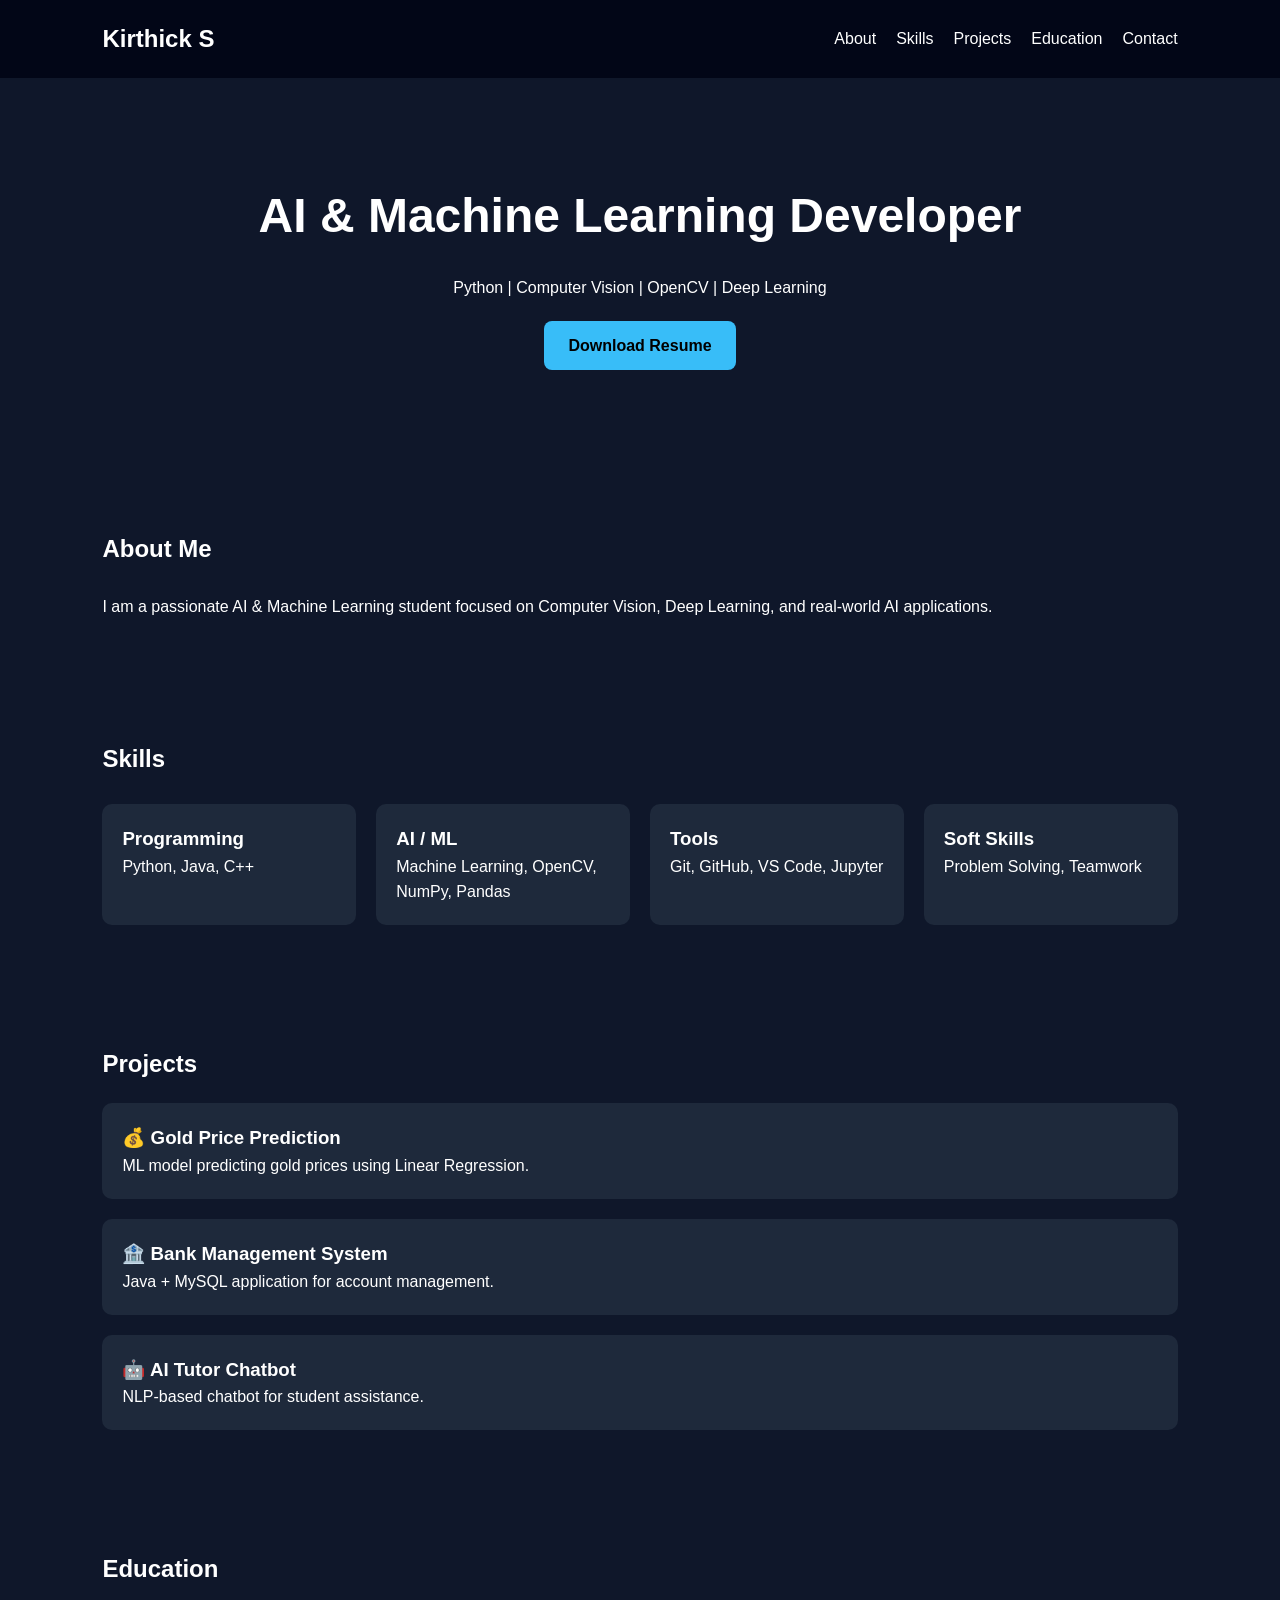
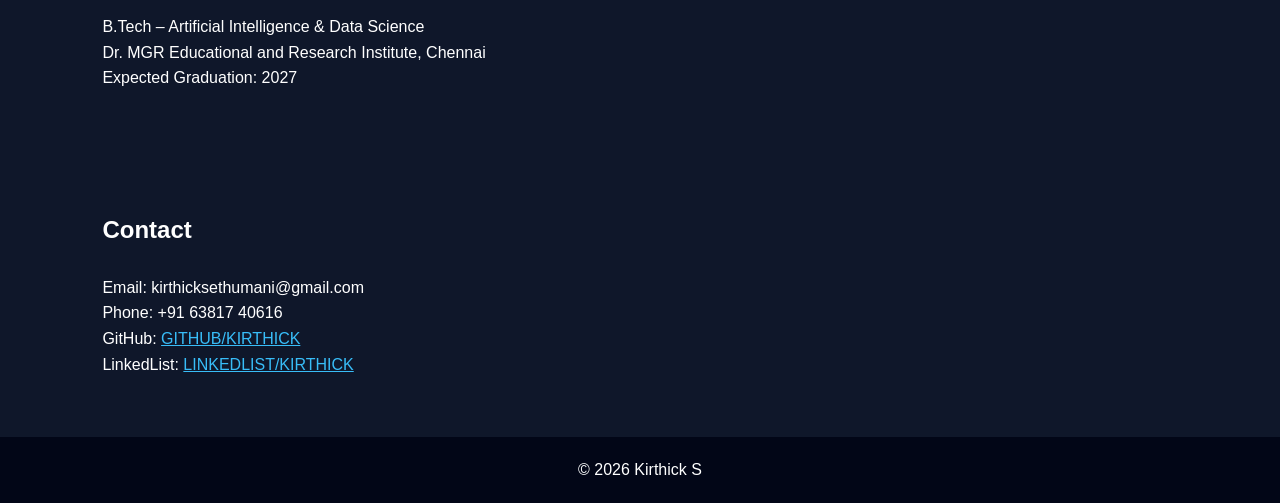
<file: index.html>
<!DOCTYPE html>
<html lang="en">
<head>
<meta charset="UTF-8">
<meta name="viewport" content="width=device-width, initial-scale=1.0">
<title>Kirthick | AI Developer</title>

<style>
*{
    margin:0;
    padding:0;
    box-sizing:border-box;
}

body{
    font-family:Arial,sans-serif;
    background:#0f172a;
    color:white;
    line-height:1.6;
}

nav{
    display:flex;
    justify-content:space-between;
    align-items:center;
    padding:20px 8%;
    background:#020617;
    flex-wrap:wrap;
}

nav ul{
    display:flex;
    list-style:none;
    flex-wrap:wrap;
}

nav ul li{
    margin-left:20px;
}

nav a{
    color:white;
    text-decoration:none;
}

.hero{
    text-align:center;
    padding:100px 20px;
}

.hero h1{
    font-size:3rem;
}

.hero p{
    margin:20px 0;
}

.btn{
    display:inline-block;
    background:#38bdf8;
    color:black;
    padding:12px 24px;
    text-decoration:none;
    border-radius:8px;
    font-weight:bold;
}

section{
    padding:60px 8%;
}

.cards{
    display:grid;
    grid-template-columns:repeat(auto-fit,minmax(220px,1fr));
    gap:20px;
}

.card,
.project{
    background:#1e293b;
    padding:20px;
    border-radius:10px;
    transition:0.3s;
}

.card:hover,
.project:hover{
    transform:translateY(-5px);
}

.project{
    margin-top:20px;
}

footer{
    text-align:center;
    padding:20px;
    background:#020617;
}

/* Tablet */
@media(max-width:768px){

    nav{
        flex-direction:column;
        text-align:center;
    }

    nav h2{
        margin-bottom:15px;
    }

    nav ul{
        justify-content:center;
    }

    nav ul li{
        margin:10px;
    }

    .hero{
        padding:70px 15px;
    }

    .hero h1{
        font-size:2rem;
    }

    section{
        padding:40px 5%;
    }
}

/* Mobile */
@media(max-width:480px){

    .hero h1{
        font-size:1.6rem;
    }

    .hero p{
        font-size:0.95rem;
    }

    nav ul{
        flex-direction:column;
    }

    nav ul li{
        margin:8px 0;
    }

    .btn{
        width:100%;
        max-width:250px;
    }
}
</style>
</head>

<body>

<nav>
<h2>Kirthick S</h2>

<ul>
<li><a href="#about">About</a></li>
<li><a href="#skills">Skills</a></li>
<li><a href="#projects">Projects</a></li>
<li><a href="#education">Education</a></li>
<li><a href="#contact">Contact</a></li>
</ul>
</nav>

<section class="hero">
<h1>AI & Machine Learning Developer</h1>
<p>Python | Computer Vision | OpenCV | Deep Learning</p>

<a href="Kirthick_S_Resume-v3.pdf" class="btn" download>
Download Resume
</a>
</section>

<section id="about">
<h2>About Me</h2>
<br>
<p>
I am a passionate AI & Machine Learning student focused on
Computer Vision, Deep Learning, and real-world AI applications.
</p>
</section>

<section id="skills">
<h2>Skills</h2>
<br>

<div class="cards">

<div class="card">
<h3>Programming</h3>
<p>Python, Java, C++</p>
</div>

<div class="card">
<h3>AI / ML</h3>
<p>Machine Learning, OpenCV, NumPy, Pandas</p>
</div>

<div class="card">
<h3>Tools</h3>
<p>Git, GitHub, VS Code, Jupyter</p>
</div>

<div class="card">
<h3>Soft Skills</h3>
<p>Problem Solving, Teamwork</p>
</div>

</div>
</section>

<section id="projects">
<h2>Projects</h2>

<div class="project">
<h3>💰 Gold Price Prediction</h3>
<p>ML model predicting gold prices using Linear Regression.</p>
</div>

<div class="project">
<h3>🏦 Bank Management System</h3>
<p>Java + MySQL application for account management.</p>
</div>

<div class="project">
<h3>🤖 AI Tutor Chatbot</h3>
<p>NLP-based chatbot for student assistance.</p>
</div>

</section>

<section id="education">
<h2>Education</h2>
<br>

<p>
B.Tech – Artificial Intelligence & Data Science<br>
Dr. MGR Educational and Research Institute, Chennai<br>
Expected Graduation: 2027
</p>
</section>

<section id="contact">
<h2>Contact</h2>
<br>

<p>Email: kirthicksethumani@gmail.com</p>
<p>Phone: +91 63817 40616</p>

<p>
GitHub:
<a href="https://github.com/kirthick432-jpg"
target="_blank"
style="color:#38bdf8;" 
style="text-decoration: none;"    >
GITHUB/KIRTHICK
</a>
</p>

<p>
LinkedList:
<a href="https://www.linkedin.com/in/kirthick-s-a1ab2a2a2/"
target="_blank"
style="color:#38bdf8;" 
style="text-decoration: none;"    >
LINKEDLIST/KIRTHICK
</a>
</p>
</section>

<footer>
<p>© 2026 Kirthick S</p>
</footer>

</body>
</html>
</file>
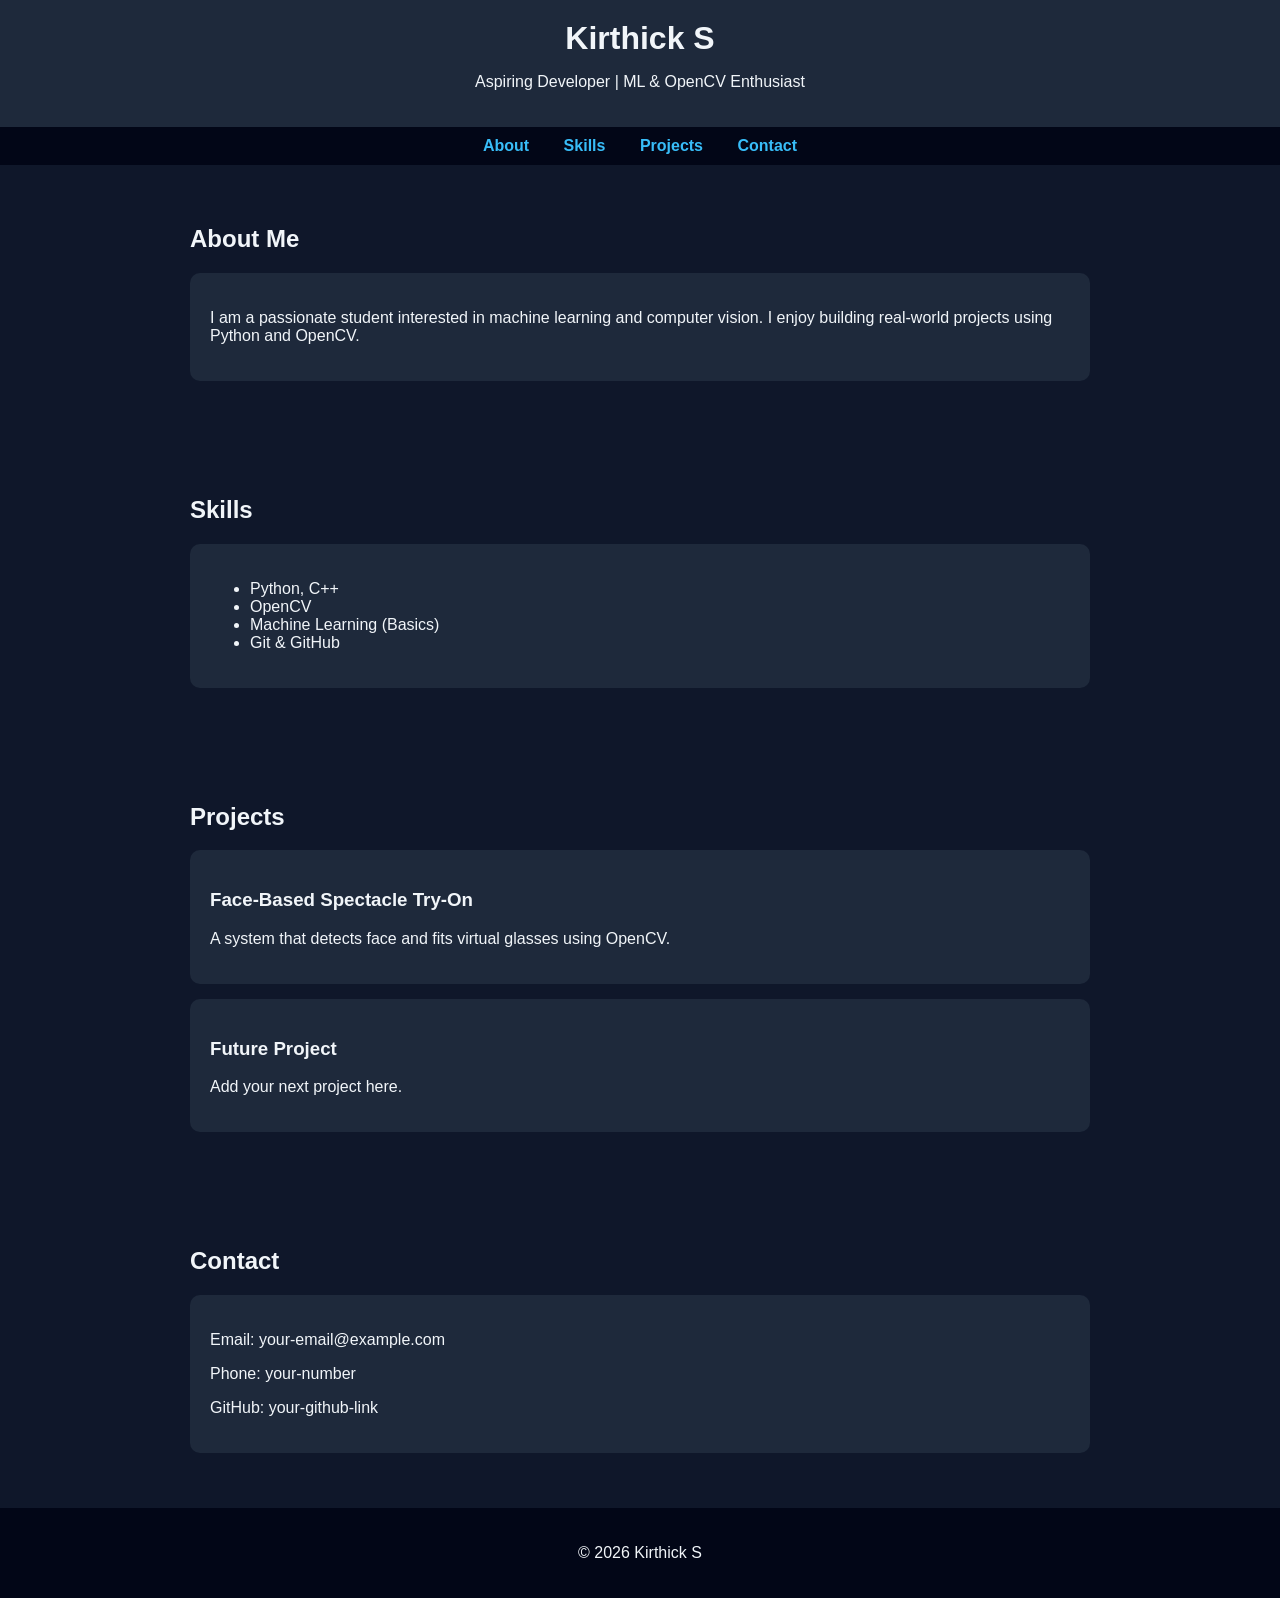
<file: p1.html>
<!DOCTYPE html>
<html lang="en">
<head>
    <meta charset="UTF-8">
    <meta name="viewport" content="width=device-width, initial-scale=1.0">
    <title>Kirthick Portfolio</title>
    <style>
        body {
            font-family: Arial, sans-serif;
            margin: 0;
            background: #0f172a;
            color: #f1f5f9;
        }
        header {
            background: #1e293b;
            padding: 20px;
            text-align: center;
        }
        header h1 {
            margin: 0;
        }
        nav {
            text-align: center;
            background: #020617;
            padding: 10px;
        }
        nav a {
            color: #38bdf8;
            margin: 0 15px;
            text-decoration: none;
            font-weight: bold;
        }
        section {
            padding: 40px;
            max-width: 900px;
            margin: auto;
        }
        .card {
            background: #1e293b;
            padding: 20px;
            margin: 15px 0;
            border-radius: 10px;
        }
        footer {
            text-align: center;
            padding: 20px;
            background: #020617;
        }
    </style>
</head>
<body>

<header>
    <h1>Kirthick S</h1>
    <p>Aspiring Developer | ML & OpenCV Enthusiast</p>
</header>

<nav>
    <a href="#about">About</a>
    <a href="#skills">Skills</a>
    <a href="#projects">Projects</a>
    <a href="#contact">Contact</a>
</nav>

<section id="about">
    <h2>About Me</h2>
    <div class="card">
        <p>
            I am a passionate student interested in machine learning and computer vision.
            I enjoy building real-world projects using Python and OpenCV.
        </p>
    </div>
</section>

<section id="skills">
    <h2>Skills</h2>
    <div class="card">
        <ul>
            <li>Python, C++</li>
            <li>OpenCV</li>
            <li>Machine Learning (Basics)</li>
            <li>Git & GitHub</li>
        </ul>
    </div>
</section>

<section id="projects">
    <h2>Projects</h2>

    <div class="card">
        <h3>Face-Based Spectacle Try-On</h3>
        <p>
            A system that detects face and fits virtual glasses using OpenCV.
        </p>
    </div>

    <div class="card">
        <h3>Future Project</h3>
        <p>Add your next project here.</p>
    </div>

</section>

<section id="contact">
    <h2>Contact</h2>
    <div class="card">
        <p>Email: your-email@example.com</p>
        <p>Phone: your-number</p>
        <p>GitHub: your-github-link</p>
    </div>
</section>

<footer>
    <p>© 2026 Kirthick S</p>
</footer>

</body>
</html>
</file>
